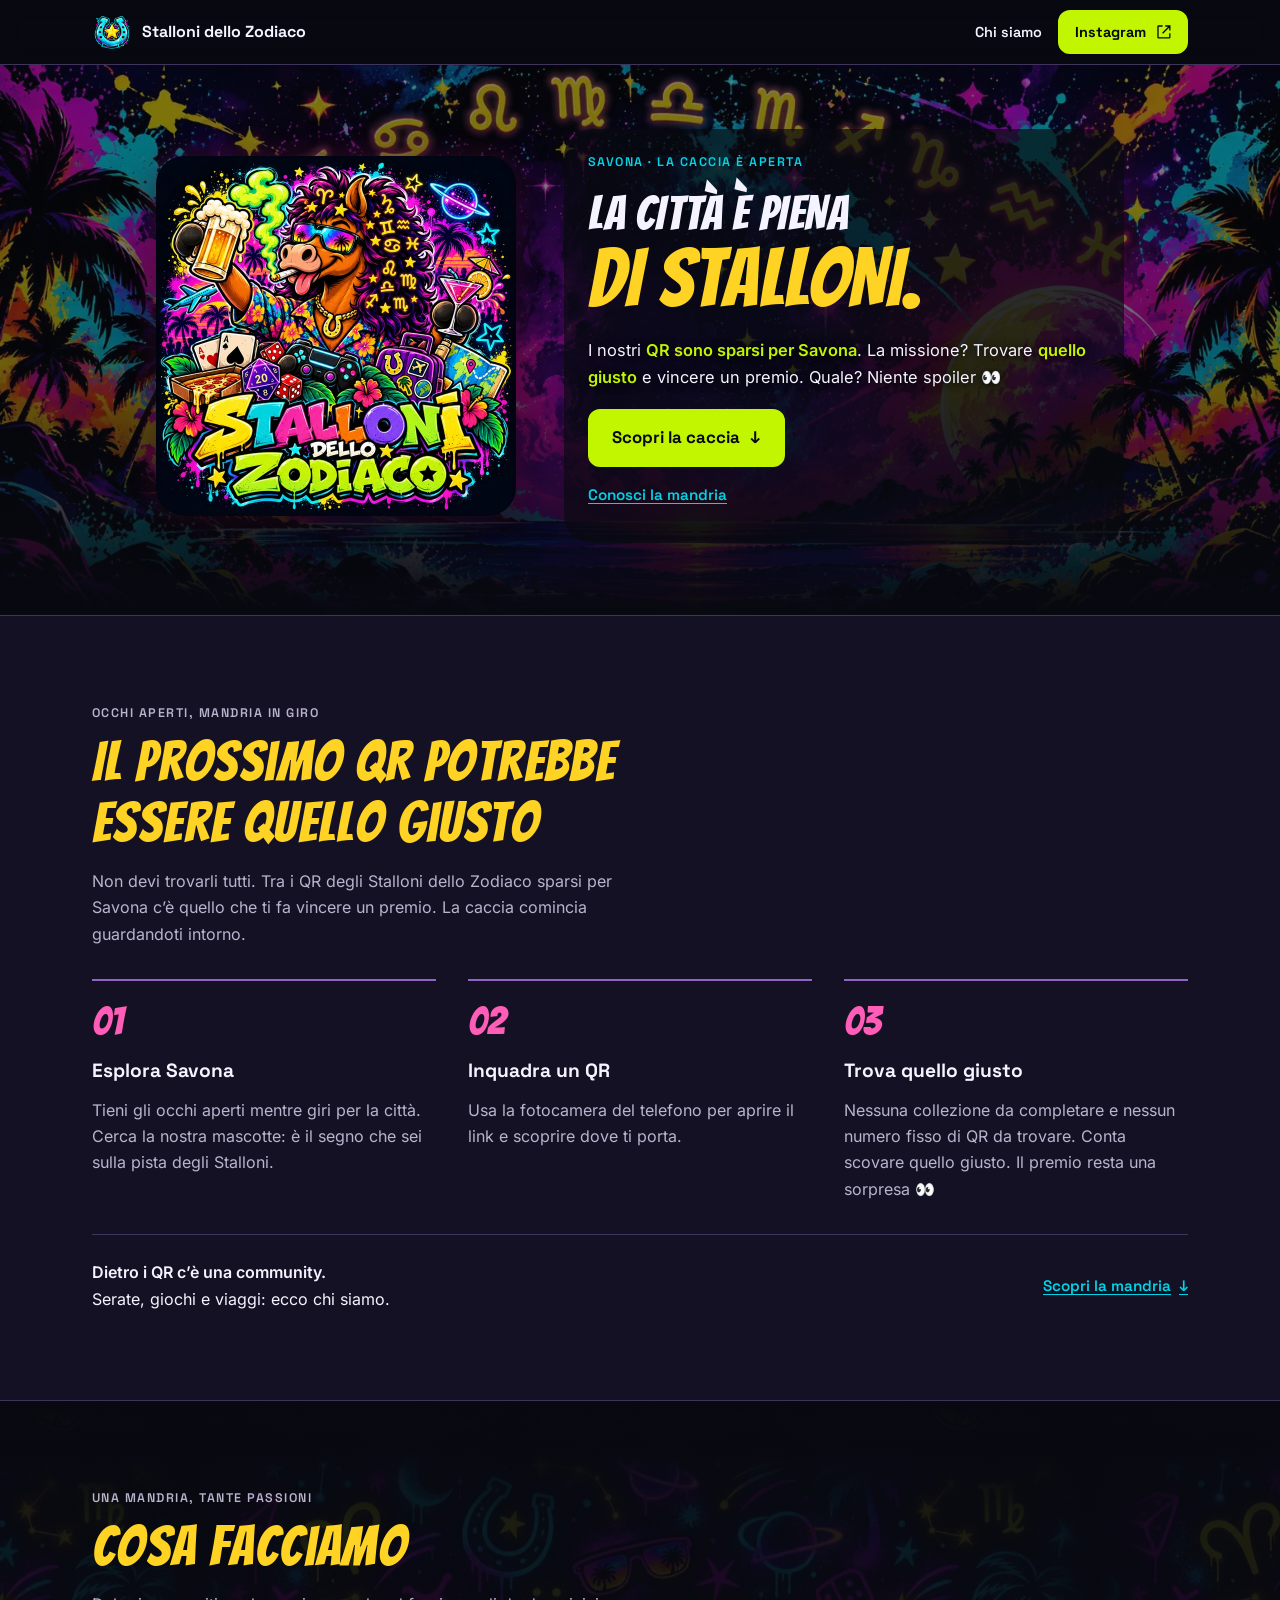
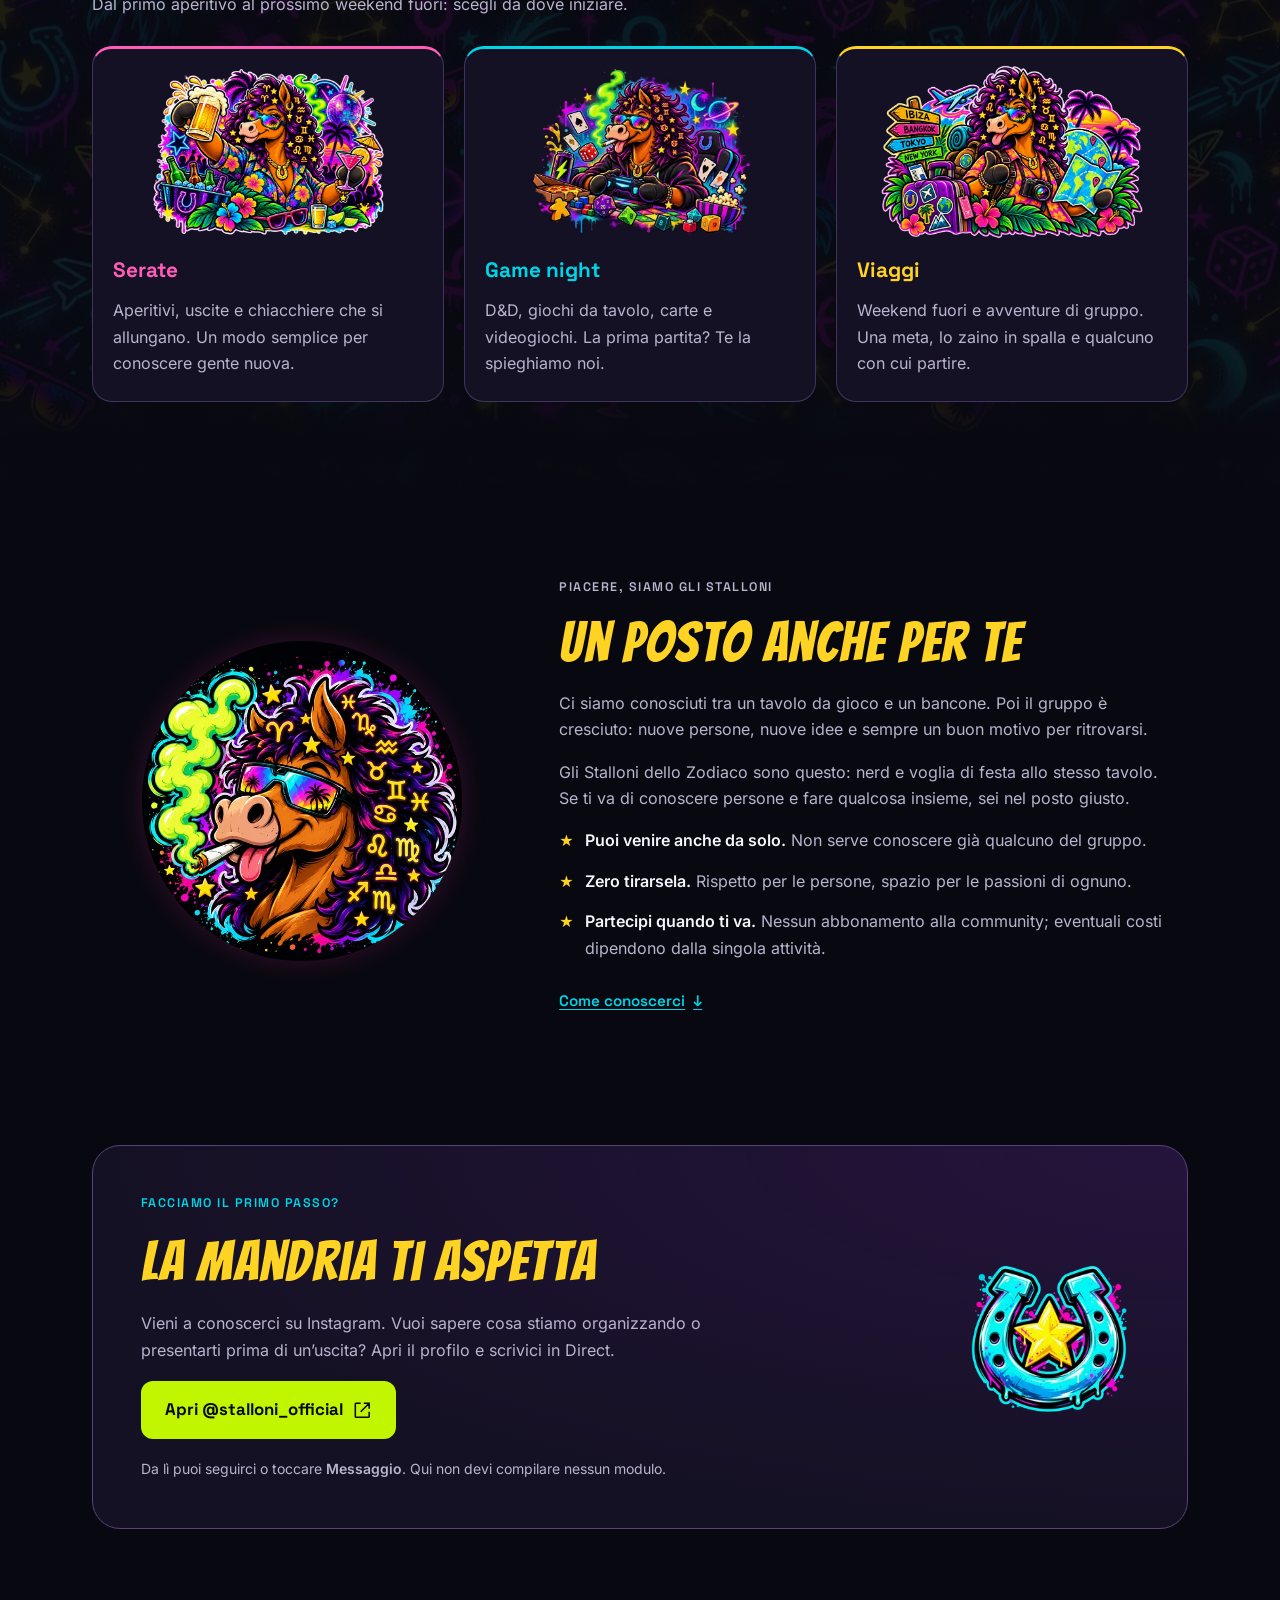
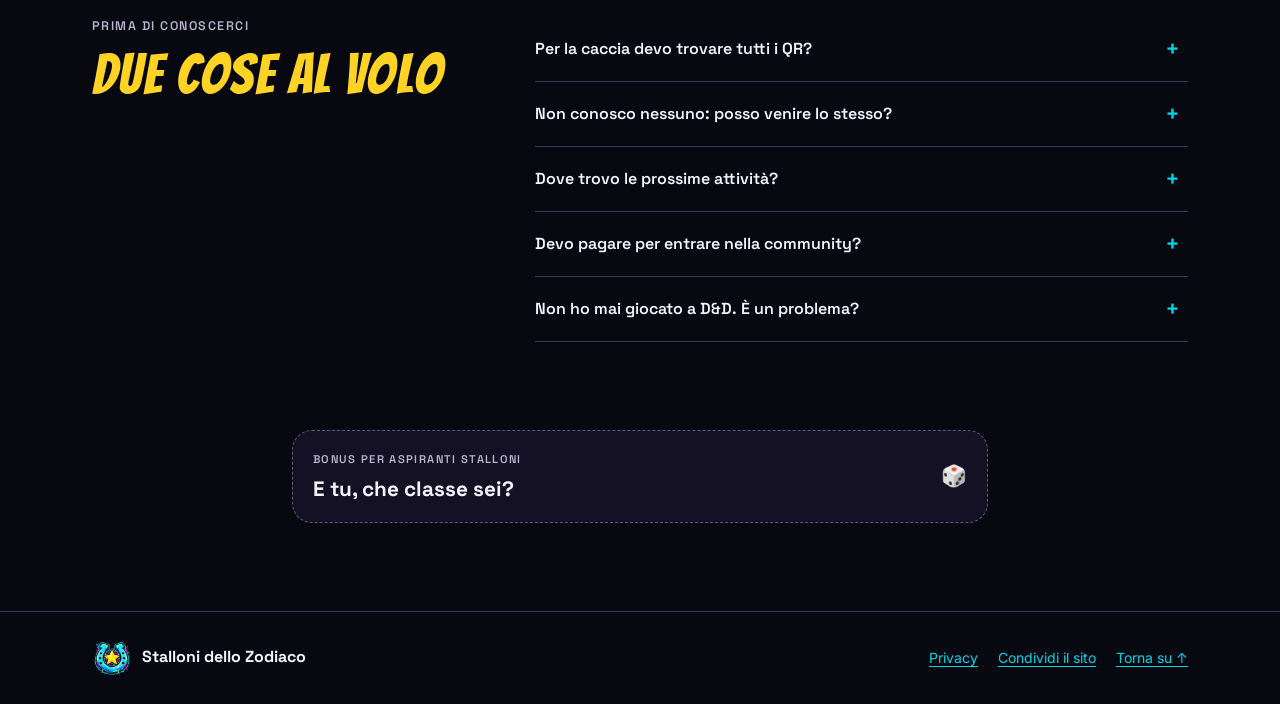
<file: landing/index.html>
<!doctype html>
<!-- Generato da render-site.py; modificare site-source/ e landing/components/. -->
<html lang="it">
<head>
  <meta charset="utf-8">
  <meta name="viewport" content="width=device-width, initial-scale=1, viewport-fit=cover">
  <title>La caccia è aperta · Stalloni dello Zodiaco</title>
  <meta name="description" content="QR sparsi per Savona, una mandria da scoprire e un premio per chi trova quello giusto. Non devi trovarli tutti. Il premio? Sorpresa 👀">
  <meta name="theme-color" content="#080910">
  <link rel="canonical" href="https://frappaf.github.io/stalloni-dello-zodiaco/">
  <meta property="og:title" content="La caccia è aperta · Stalloni dello Zodiaco">
  <meta property="og:description" content="QR sparsi per Savona, una mandria da scoprire e un premio per chi trova quello giusto. Non devi trovarli tutti. Il premio? Sorpresa 👀">
  <meta property="og:image" content="https://frappaf.github.io/stalloni-dello-zodiaco/assets/og.jpg">
  <meta property="og:image:alt" content="Stalloni dello Zodiaco, serate, giochi e viaggi">
  <meta property="og:url" content="https://frappaf.github.io/stalloni-dello-zodiaco/">
  <meta property="og:locale" content="it_IT">
  <meta property="og:type" content="website">
  <meta name="twitter:card" content="summary_large_image">
  <link rel="icon" type="image/png" href="assets/favicon.png">
  <link rel="apple-touch-icon" href="assets/apple-touch-icon.png">
  <link rel="preload" as="font" type="font/woff2" href="assets/fonts/bangers-latin-400-normal.woff2" crossorigin>
  <link rel="preload" as="image" href="assets/brand/logo-completo.webp">
  <link rel="stylesheet" href="style.css?v=2fa4245e1762">
  <script src="modules/community.js?v=fa4645176e20" defer></script>

</head>
<body>
<a class="skip-link" href="#top">Vai al contenuto</a>
  <header class="site-header">
    <div class="container header-inner">
      <a class="brand" href="#top" aria-label="Stalloni dello Zodiaco, torna all'inizio"><img src="assets/brand/simbolo-stalloni.webp" width="40" height="40" alt=""><span>Stalloni dello Zodiaco</span></a>
      <nav class="header-nav" aria-label="Navigazione principale">
        <a class="nav-link" href="#chi-siamo">Chi siamo</a>
        <a class="button button-primary button-small" href="https://www.instagram.com/stalloni_official/">Instagram <svg viewBox="0 0 24 24" fill="none" stroke="currentColor" stroke-width="2" aria-hidden="true"><path d="M14 3h7v7M21 3 10 14M10 3H4a1 1 0 0 0-1 1v16a1 1 0 0 0 1 1h16a1 1 0 0 0 1-1v-6"/></svg></a>
      </nav>
    </div>
  </header>

<main id="top" tabindex="-1">
<section class="hero" aria-labelledby="hero-title">
  <div class="container hero-inner">
    <img class="hero-logo" src="assets/brand/logo-completo.webp" width="720" height="720" fetchpriority="high" alt="Stalloni dello Zodiaco: la mascotte con la criniera zodiacale">
    <div class="hero-copy">
      <p class="eyebrow">Savona · La caccia è aperta</p>
      <h1 class="headline" id="hero-title"><span class="line">La città è piena</span><span class="line big home-accent"><span class="title-word">di</span> <span class="title-word">Stalloni.</span></span></h1>
      <p class="hero-sub">I nostri <strong>QR sono sparsi per Savona</strong>. La missione? Trovare <strong>quello giusto</strong> e vincere un premio. Quale? Niente spoiler 👀</p>
      <div class="hero-actions"><a class="button button-primary button-large" href="#caccia">Scopri la caccia <span aria-hidden="true">↓</span></a><a class="text-link" href="#mandria">Conosci la mandria</a></div>
    </div>
  </div>
</section>
<section class="section hunt" id="caccia" aria-labelledby="hunt-title">
  <div class="container">
    <p class="eyebrow">Occhi aperti, mandria in giro</p>
    <h2 class="section-title" id="hunt-title">Il prossimo QR potrebbe essere quello giusto</h2>
    <p class="section-intro">Non devi trovarli tutti. Tra i QR degli Stalloni dello Zodiaco sparsi per Savona c’è quello che ti fa vincere un premio. La caccia comincia guardandoti intorno.</p>
    <ol class="hunt-steps">
      <li><span class="step-number" aria-hidden="true">01</span><h3>Esplora Savona</h3><p>Tieni gli occhi aperti mentre giri per la città. Cerca la nostra mascotte: è il segno che sei sulla pista degli Stalloni.</p></li>
      <li><span class="step-number" aria-hidden="true">02</span><h3>Inquadra un QR</h3><p>Usa la fotocamera del telefono per aprire il link e scoprire dove ti porta.</p></li>
      <li><span class="step-number" aria-hidden="true">03</span><h3>Trova quello giusto</h3><p>Nessuna collezione da completare e nessun numero fisso di QR da trovare. Conta scovare quello giusto. Il premio resta una sorpresa 👀</p></li>
    </ol>
    <div class="hunt-note"><p><strong>Dietro i QR c’è una community.</strong><br>Serate, giochi e viaggi: ecco chi siamo.</p><a class="text-link" href="#attivita">Scopri la mandria <span aria-hidden="true">↓</span></a></div>
  </div>
</section>
    <section class="section activities" id="attivita" aria-labelledby="attivita-title">
      <div class="container">
        <p class="eyebrow">Una mandria, tante passioni</p>
        <h2 class="section-title" id="attivita-title">Cosa facciamo</h2>
        <p class="section-intro">Dal primo aperitivo al prossimo weekend fuori: scegli da dove iniziare.</p>
        <div class="cards">
          <article class="card card-pink"><div class="card-art"><img src="assets/illustrations/serate.webp" width="800" height="533" loading="lazy" alt="La mascotte della community a una festa tropicale"></div><h3>Serate</h3><p>Aperitivi, uscite e chiacchiere che si allungano. Un modo semplice per conoscere gente nuova.</p></article>
          <article class="card card-cyan"><div class="card-art"><img src="assets/illustrations/game-night.webp" width="800" height="533" loading="lazy" alt="La mascotte con controller, dadi, carte e pizza"></div><h3>Game night</h3><p>D&amp;D, giochi da tavolo, carte e videogiochi. La prima partita? Te la spieghiamo noi.</p></article>
          <article class="card card-yellow"><div class="card-art"><img src="assets/illustrations/viaggi.webp" width="800" height="533" loading="lazy" alt="La mascotte pronta a partire con zaino, valigia e mappa"></div><h3>Viaggi</h3><p>Weekend fuori e avventure di gruppo. Una meta, lo zaino in spalla e qualcuno con cui partire.</p></article>
        </div>
      </div>
    </section>
    <section class="section about" id="chi-siamo" aria-labelledby="chi-siamo-title">
      <div class="container about-inner">
        <img class="about-mascot" src="assets/brand/logo-mascotte.webp" width="600" height="600" loading="lazy" alt="La mascotte degli Stalloni con occhiali da sole e criniera zodiacale">
        <div class="about-copy">
          <p class="eyebrow">Piacere, siamo gli Stalloni</p>
          <h2 class="section-title" id="chi-siamo-title">Un posto anche per te</h2>
          <p>Ci siamo conosciuti tra un tavolo da gioco e un bancone. Poi il gruppo è cresciuto: nuove persone, nuove idee e sempre un buon motivo per ritrovarsi.</p>
          <p>Gli Stalloni dello Zodiaco sono questo: nerd e voglia di festa allo stesso tavolo. Se ti va di conoscere persone e fare qualcosa insieme, sei nel posto giusto.</p>
          <ul class="values">
            <li><strong>Puoi venire anche da solo.</strong> Non serve conoscere già qualcuno del gruppo.</li>
            <li><strong>Zero tirarsela.</strong> Rispetto per le persone, spazio per le passioni di ognuno.</li>
            <li><strong>Partecipi quando ti va.</strong> Nessun abbonamento alla community; eventuali costi dipendono dalla singola attività.</li>
          </ul>
          <a class="text-link" href="#mandria">Come conoscerci <span aria-hidden="true">↓</span></a>
        </div>
      </div>
    </section>
    <section class="section join-section" id="mandria" aria-labelledby="mandria-title">
      <div class="container"><div class="panel join-panel"><div class="join-copy">
        <p class="eyebrow">Facciamo il primo passo?</p>
        <h2 class="section-title" id="mandria-title">La mandria ti aspetta</h2>
        <p class="lead">Vieni a conoscerci su Instagram. Vuoi sapere cosa stiamo organizzando o presentarti prima di un’uscita? Apri il profilo e scrivici in Direct.</p>
        <a class="button button-primary button-large" href="https://www.instagram.com/stalloni_official/">Apri @stalloni_official <svg viewBox="0 0 24 24" fill="none" stroke="currentColor" stroke-width="2" aria-hidden="true"><path d="M14 3h7v7M21 3 10 14M10 3H4a1 1 0 0 0-1 1v16a1 1 0 0 0 1 1h16a1 1 0 0 0 1-1v-6"/></svg></a>
        <p class="join-note">Da lì puoi seguirci o toccare <strong>Messaggio</strong>. Qui non devi compilare nessun modulo.</p>
      </div><img class="join-mascot" src="assets/brand/simbolo-stalloni.webp" width="240" height="240" loading="lazy" alt=""></div></div>
    </section>
    <section class="section faq" aria-labelledby="faq-title">
      <div class="container faq-inner"><div><p class="eyebrow">Prima di conoscerci</p><h2 class="section-title" id="faq-title">Due cose al volo</h2></div>
        <div class="faq-list">
          <details><summary>Per la caccia devo trovare tutti i QR?</summary><p>No. Non c’è un numero fisso di QR da trovare: devi scovare quello giusto tra quelli sparsi per Savona. Il premio resta una sorpresa 👀</p></details>
          <details><summary>Non conosco nessuno: posso venire lo stesso?</summary><p>Certo. Scrivici su Instagram e presentati: non serve avere già amici nella mandria per partecipare.</p></details>
          <details><summary>Dove trovo le prossime attività?</summary><p>Il nostro punto di contatto è <a href="https://www.instagram.com/stalloni_official/">@stalloni_official su Instagram</a>. Scrivici in Direct per conoscere le prossime occasioni e i dettagli per partecipare.</p></details>
          <details><summary>Devo pagare per entrare nella community?</summary><p>Non c’è un abbonamento alla community. Uscite, locali e viaggi possono avere costi propri: chiedici i dettagli della singola attività prima di decidere.</p></details>
          <details><summary>Non ho mai giocato a D&amp;D. È un problema?</summary><p>No: puoi iniziare da zero. Dicci cosa ti incuriosisce e troviamo insieme da quale gioco partire.</p></details>
        </div>
      </div>
    </section>
    <section class="section character-section" id="classe" aria-labelledby="classe-title" hidden>
      <div class="container narrow"><details class="character-picker">
        <summary><span><span class="eyebrow">Bonus per aspiranti Stalloni</span><span id="classe-title">E tu, che classe sei?</span></span><span aria-hidden="true">🎲</span></summary>
        <div class="character-content"><p>Scegli il tuo alter ego. Nessun test d’ingresso: è solo per ridere.</p>
          <fieldset class="field personaggi"><legend class="sr-only">Scegli una classe</legend><div class="chips" id="chips"></div></fieldset>
          <p class="verdict" id="verdict" aria-live="polite" aria-atomic="true">La tua abilità speciale ti aspetta.</p>
          <p class="join-note">La scelta resta in questa pagina e non viene inviata né salvata.</p>
        </div>
      </details></div>
    </section>

</main>
  <footer class="site-footer">
    <div class="container footer-inner"><a class="brand footer-brand" href="#top"><img src="assets/brand/simbolo-stalloni.webp" width="40" height="40" alt=""><span>Stalloni dello Zodiaco</span></a><nav class="footer-nav" aria-label="Altri collegamenti"><a href="privacy.html">Privacy</a><button type="button" id="shareBtn" hidden>Condividi il sito</button><a href="#top">Torna su ↑</a></nav></div>
    <div class="container share-feedback"><p id="shareStatus" role="status"></p><label id="shareFallback" class="field" hidden><span class="label">Copia questo link per condividerlo</span><input id="shareUrl" type="text" readonly></label></div>
  </footer>

<canvas class="confetti" id="confetti" aria-hidden="true"></canvas>
</body>
</html>
</file>
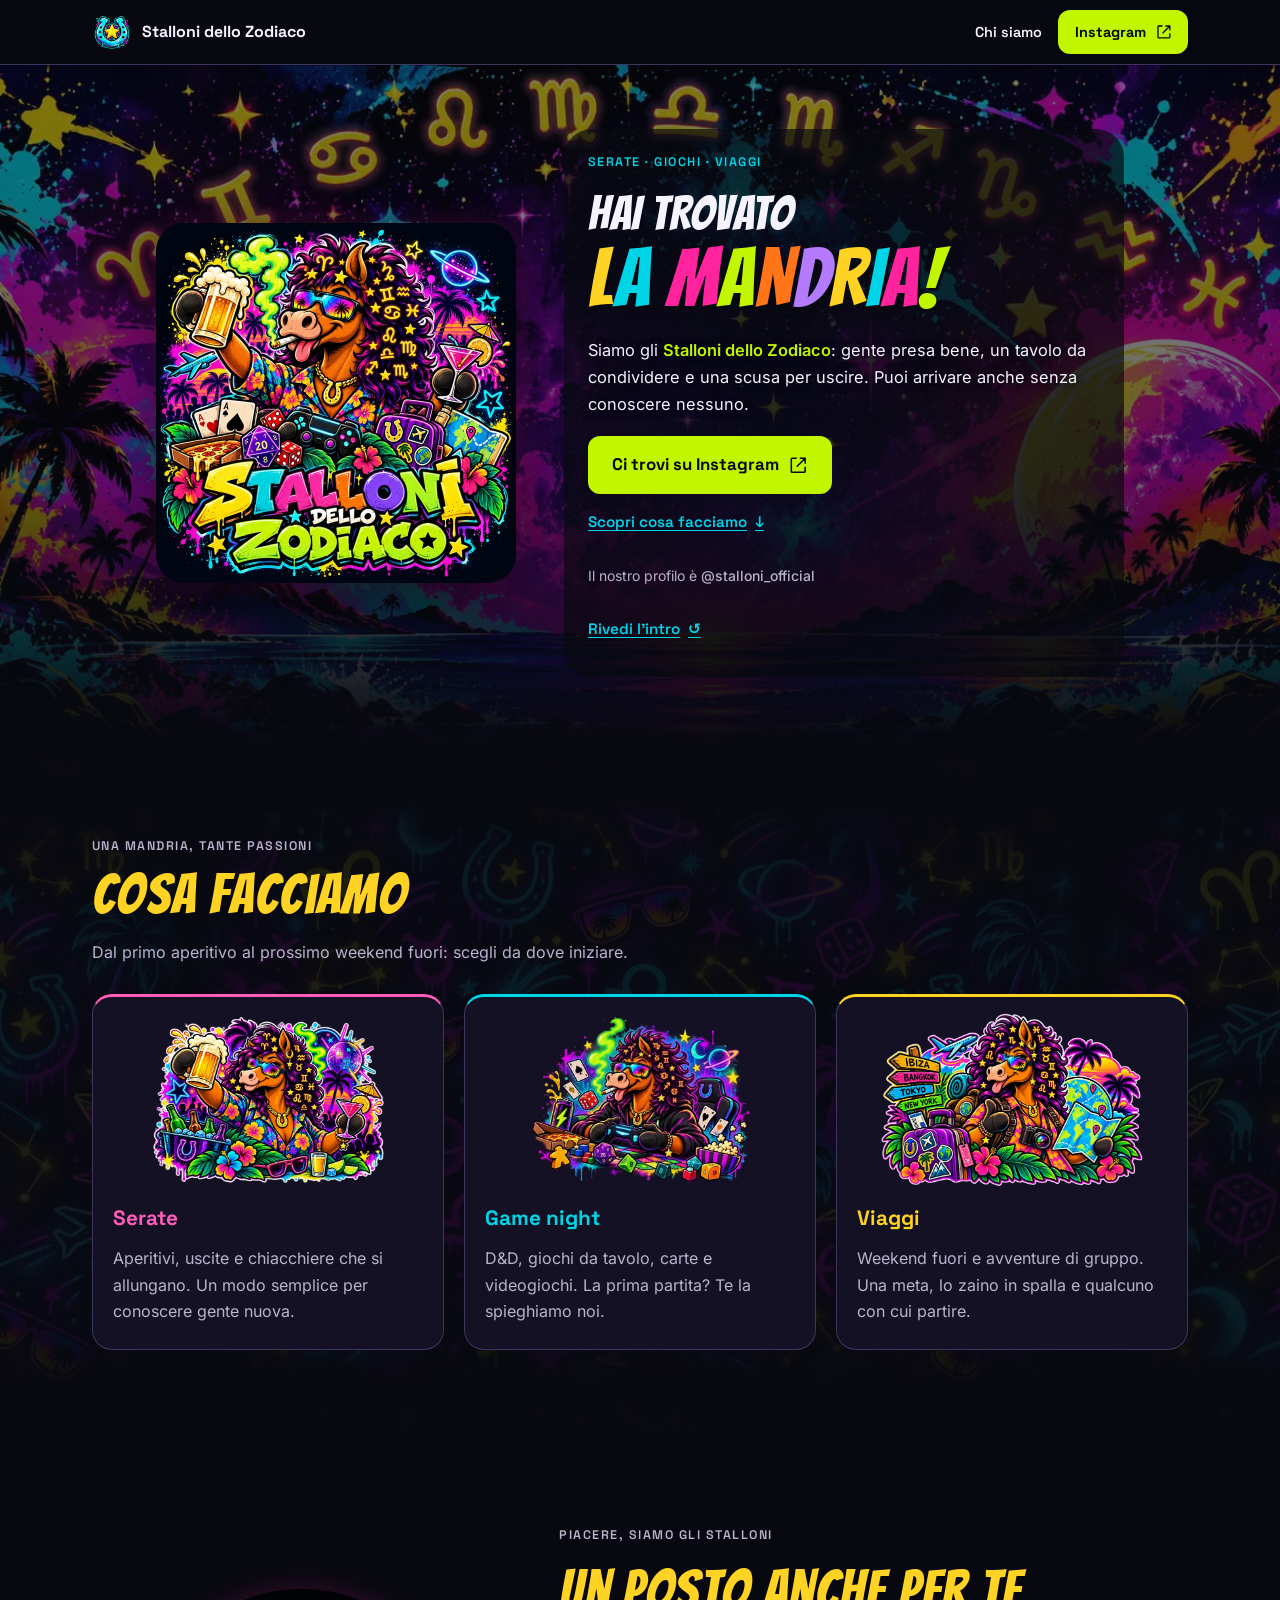
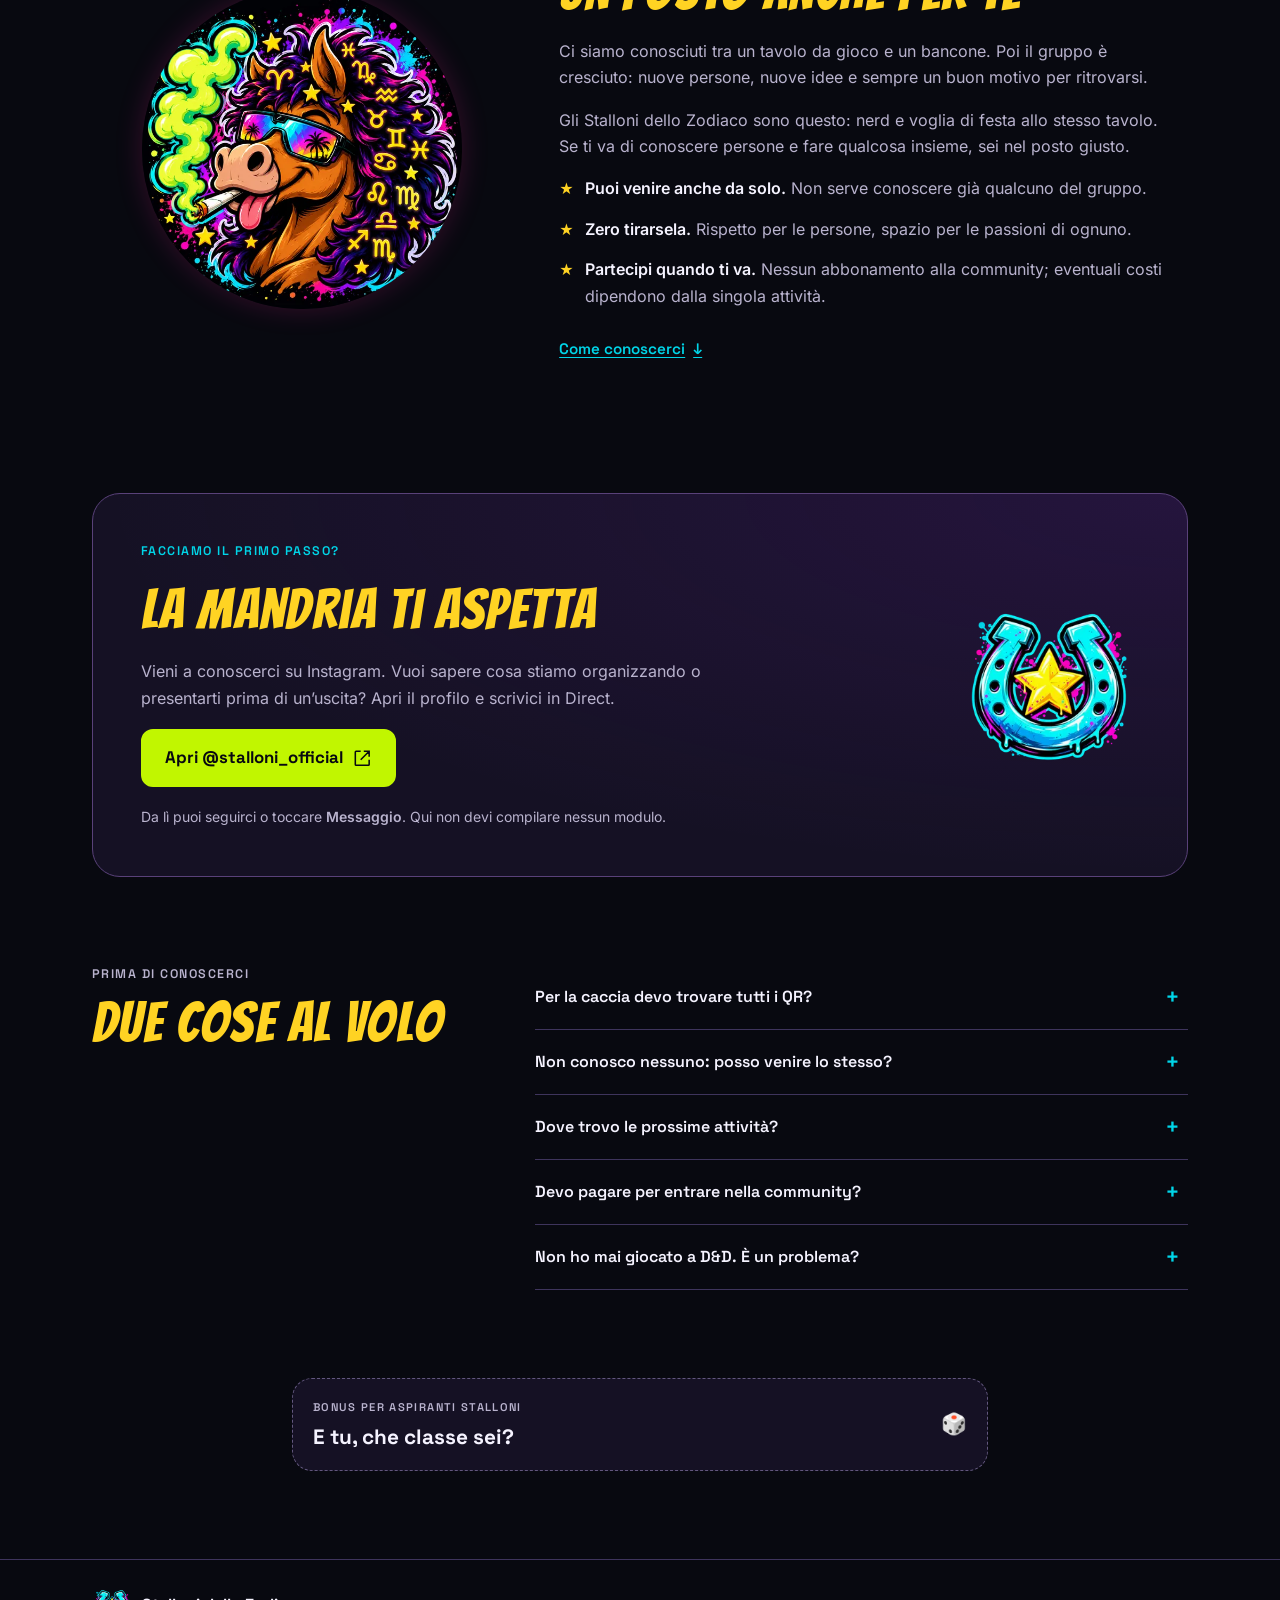
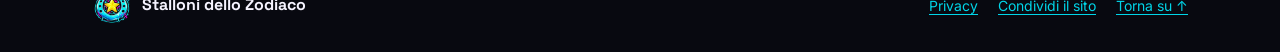
<file: landing/stallonati/index.html>
<!doctype html>
<!-- Generato da render-site.py; modificare site-source/ e landing/components/. -->
<html lang="it">
<head>
  <meta charset="utf-8">
  <meta name="viewport" content="width=device-width, initial-scale=1, viewport-fit=cover">
  <title>Hai trovato la mandria! · Stalloni dello Zodiaco</title>
  <meta name="description" content="Serate, giochi e viaggi con gli Stalloni dello Zodiaco. Scopri la community su Instagram: @stalloni_official.">
  <meta name="theme-color" content="#080910">
  <link rel="canonical" href="https://frappaf.github.io/stalloni-dello-zodiaco/stallonati/">
  <meta property="og:title" content="Hai trovato la mandria! · Stalloni dello Zodiaco">
  <meta property="og:description" content="Serate, giochi e viaggi con gli Stalloni dello Zodiaco. Scopri la community su Instagram: @stalloni_official.">
  <meta property="og:image" content="https://frappaf.github.io/stalloni-dello-zodiaco/assets/og.jpg">
  <meta property="og:image:alt" content="Stalloni dello Zodiaco, serate, giochi e viaggi">
  <meta property="og:url" content="https://frappaf.github.io/stalloni-dello-zodiaco/stallonati/">
  <meta property="og:locale" content="it_IT">
  <meta property="og:type" content="website">
  <meta name="twitter:card" content="summary_large_image">
  <link rel="icon" type="image/png" href="../assets/favicon.png">
  <link rel="apple-touch-icon" href="../assets/apple-touch-icon.png">
  <link rel="preload" as="font" type="font/woff2" href="../assets/fonts/bangers-latin-400-normal.woff2" crossorigin>
  <link rel="preload" as="image" href="../assets/brand/logo-completo.webp">
  <link rel="stylesheet" href="../style.css?v=2fa4245e1762">
  <script src="../modules/community.js?v=fa4645176e20" defer></script>
  <script src="../modules/qr-intro.js?v=4f3996e050dd" defer></script>
</head>
<body>
<a class="skip-link" href="#top">Vai al contenuto</a>
  <div class="intro" id="intro" hidden>
    <p class="intro-topline" aria-hidden="true">Savona · Stalloni dello Zodiaco</p>
    <div class="intro-scene" aria-hidden="true">
      <div class="intro-grid"></div>
      <div class="intro-halo"></div>
      <div class="intro-zodiac">
        <span style="--n:0">♈</span><span style="--n:1">♉</span><span style="--n:2">♊</span><span style="--n:3">♋</span><span style="--n:4">♌</span><span style="--n:5">♍</span><span style="--n:6">♎</span><span style="--n:7">♏</span><span style="--n:8">♐</span><span style="--n:9">♑</span><span style="--n:10">♒</span><span style="--n:11">♓</span>
      </div>
      <div class="intro-composition">
        <div class="intro-emblem"><img class="intro-logo" src="../assets/brand/logo-completo.webp" width="320" height="320" alt=""></div>
        <div class="stamp"><span class="stamp-kicker">Sei stato</span><span class="stamp-word">Stallonato</span></div>
        <p class="intro-tagline">Benvenuto nella mandria.</p>
      </div>
    </div>
    <button class="intro-skip" id="introSkip" type="button">Salta intro <span aria-hidden="true">→</span></button>
  </div>
  <header class="site-header">
    <div class="container header-inner">
      <a class="brand" href="#top" aria-label="Stalloni dello Zodiaco, torna all'inizio"><img src="../assets/brand/simbolo-stalloni.webp" width="40" height="40" alt=""><span>Stalloni dello Zodiaco</span></a>
      <nav class="header-nav" aria-label="Navigazione principale">
        <a class="nav-link" href="#chi-siamo">Chi siamo</a>
        <a class="button button-primary button-small" href="https://www.instagram.com/stalloni_official/">Instagram <svg viewBox="0 0 24 24" fill="none" stroke="currentColor" stroke-width="2" aria-hidden="true"><path d="M14 3h7v7M21 3 10 14M10 3H4a1 1 0 0 0-1 1v16a1 1 0 0 0 1 1h16a1 1 0 0 0 1-1v-6"/></svg></a>
      </nav>
    </div>
  </header>

<main id="top" tabindex="-1">
    <section class="hero" aria-labelledby="hero-title">
      <div class="container hero-inner">
        <img class="hero-logo" src="../assets/brand/logo-completo.webp" width="720" height="720" fetchpriority="high" alt="Stalloni dello Zodiaco: la nostra mascotte con la criniera zodiacale">
        <div class="hero-copy">
          <p class="eyebrow">Serate · Giochi · Viaggi</p>
          <h1 class="headline" id="hero-title" aria-label="Hai trovato la mandria!"><span class="line">Hai trovato</span><span class="line big" id="headline-accent">la mandria!</span></h1>
          <p class="hero-sub">Siamo gli <strong>Stalloni dello Zodiaco</strong>: gente presa bene, un tavolo da condividere e una scusa per uscire. Puoi arrivare anche senza conoscere nessuno.</p>
          <div class="hero-actions"><a class="button button-primary button-large" href="https://www.instagram.com/stalloni_official/">Ci trovi su Instagram <svg viewBox="0 0 24 24" fill="none" stroke="currentColor" stroke-width="2" aria-hidden="true"><path d="M14 3h7v7M21 3 10 14M10 3H4a1 1 0 0 0-1 1v16a1 1 0 0 0 1 1h16a1 1 0 0 0 1-1v-6"/></svg></a><a class="text-link" href="#attivita">Scopri cosa facciamo <span aria-hidden="true">↓</span></a></div>
          <p class="hero-note">Il nostro profilo è <strong>@stalloni_official</strong></p>
          <button class="text-link intro-replay" id="introReplay" type="button" hidden>Rivedi l’intro <span aria-hidden="true">↺</span></button>
        </div>
      </div>
    </section>    <section class="section activities" id="attivita" aria-labelledby="attivita-title">
      <div class="container">
        <p class="eyebrow">Una mandria, tante passioni</p>
        <h2 class="section-title" id="attivita-title">Cosa facciamo</h2>
        <p class="section-intro">Dal primo aperitivo al prossimo weekend fuori: scegli da dove iniziare.</p>
        <div class="cards">
          <article class="card card-pink"><div class="card-art"><img src="../assets/illustrations/serate.webp" width="800" height="533" loading="lazy" alt="La mascotte della community a una festa tropicale"></div><h3>Serate</h3><p>Aperitivi, uscite e chiacchiere che si allungano. Un modo semplice per conoscere gente nuova.</p></article>
          <article class="card card-cyan"><div class="card-art"><img src="../assets/illustrations/game-night.webp" width="800" height="533" loading="lazy" alt="La mascotte con controller, dadi, carte e pizza"></div><h3>Game night</h3><p>D&amp;D, giochi da tavolo, carte e videogiochi. La prima partita? Te la spieghiamo noi.</p></article>
          <article class="card card-yellow"><div class="card-art"><img src="../assets/illustrations/viaggi.webp" width="800" height="533" loading="lazy" alt="La mascotte pronta a partire con zaino, valigia e mappa"></div><h3>Viaggi</h3><p>Weekend fuori e avventure di gruppo. Una meta, lo zaino in spalla e qualcuno con cui partire.</p></article>
        </div>
      </div>
    </section>
    <section class="section about" id="chi-siamo" aria-labelledby="chi-siamo-title">
      <div class="container about-inner">
        <img class="about-mascot" src="../assets/brand/logo-mascotte.webp" width="600" height="600" loading="lazy" alt="La mascotte degli Stalloni con occhiali da sole e criniera zodiacale">
        <div class="about-copy">
          <p class="eyebrow">Piacere, siamo gli Stalloni</p>
          <h2 class="section-title" id="chi-siamo-title">Un posto anche per te</h2>
          <p>Ci siamo conosciuti tra un tavolo da gioco e un bancone. Poi il gruppo è cresciuto: nuove persone, nuove idee e sempre un buon motivo per ritrovarsi.</p>
          <p>Gli Stalloni dello Zodiaco sono questo: nerd e voglia di festa allo stesso tavolo. Se ti va di conoscere persone e fare qualcosa insieme, sei nel posto giusto.</p>
          <ul class="values">
            <li><strong>Puoi venire anche da solo.</strong> Non serve conoscere già qualcuno del gruppo.</li>
            <li><strong>Zero tirarsela.</strong> Rispetto per le persone, spazio per le passioni di ognuno.</li>
            <li><strong>Partecipi quando ti va.</strong> Nessun abbonamento alla community; eventuali costi dipendono dalla singola attività.</li>
          </ul>
          <a class="text-link" href="#mandria">Come conoscerci <span aria-hidden="true">↓</span></a>
        </div>
      </div>
    </section>
    <section class="section join-section" id="mandria" aria-labelledby="mandria-title">
      <div class="container"><div class="panel join-panel"><div class="join-copy">
        <p class="eyebrow">Facciamo il primo passo?</p>
        <h2 class="section-title" id="mandria-title">La mandria ti aspetta</h2>
        <p class="lead">Vieni a conoscerci su Instagram. Vuoi sapere cosa stiamo organizzando o presentarti prima di un’uscita? Apri il profilo e scrivici in Direct.</p>
        <a class="button button-primary button-large" href="https://www.instagram.com/stalloni_official/">Apri @stalloni_official <svg viewBox="0 0 24 24" fill="none" stroke="currentColor" stroke-width="2" aria-hidden="true"><path d="M14 3h7v7M21 3 10 14M10 3H4a1 1 0 0 0-1 1v16a1 1 0 0 0 1 1h16a1 1 0 0 0 1-1v-6"/></svg></a>
        <p class="join-note">Da lì puoi seguirci o toccare <strong>Messaggio</strong>. Qui non devi compilare nessun modulo.</p>
      </div><img class="join-mascot" src="../assets/brand/simbolo-stalloni.webp" width="240" height="240" loading="lazy" alt=""></div></div>
    </section>
    <section class="section faq" aria-labelledby="faq-title">
      <div class="container faq-inner"><div><p class="eyebrow">Prima di conoscerci</p><h2 class="section-title" id="faq-title">Due cose al volo</h2></div>
        <div class="faq-list">
          <details><summary>Per la caccia devo trovare tutti i QR?</summary><p>No. Non c’è un numero fisso di QR da trovare: devi scovare quello giusto tra quelli sparsi per Savona. Il premio resta una sorpresa 👀</p></details>
          <details><summary>Non conosco nessuno: posso venire lo stesso?</summary><p>Certo. Scrivici su Instagram e presentati: non serve avere già amici nella mandria per partecipare.</p></details>
          <details><summary>Dove trovo le prossime attività?</summary><p>Il nostro punto di contatto è <a href="https://www.instagram.com/stalloni_official/">@stalloni_official su Instagram</a>. Scrivici in Direct per conoscere le prossime occasioni e i dettagli per partecipare.</p></details>
          <details><summary>Devo pagare per entrare nella community?</summary><p>Non c’è un abbonamento alla community. Uscite, locali e viaggi possono avere costi propri: chiedici i dettagli della singola attività prima di decidere.</p></details>
          <details><summary>Non ho mai giocato a D&amp;D. È un problema?</summary><p>No: puoi iniziare da zero. Dicci cosa ti incuriosisce e troviamo insieme da quale gioco partire.</p></details>
        </div>
      </div>
    </section>
    <section class="section character-section" id="classe" aria-labelledby="classe-title" hidden>
      <div class="container narrow"><details class="character-picker">
        <summary><span><span class="eyebrow">Bonus per aspiranti Stalloni</span><span id="classe-title">E tu, che classe sei?</span></span><span aria-hidden="true">🎲</span></summary>
        <div class="character-content"><p>Scegli il tuo alter ego. Nessun test d’ingresso: è solo per ridere.</p>
          <fieldset class="field personaggi"><legend class="sr-only">Scegli una classe</legend><div class="chips" id="chips"></div></fieldset>
          <p class="verdict" id="verdict" aria-live="polite" aria-atomic="true">La tua abilità speciale ti aspetta.</p>
          <p class="join-note">La scelta resta in questa pagina e non viene inviata né salvata.</p>
        </div>
      </details></div>
    </section>

</main>
  <footer class="site-footer">
    <div class="container footer-inner"><a class="brand footer-brand" href="#top"><img src="../assets/brand/simbolo-stalloni.webp" width="40" height="40" alt=""><span>Stalloni dello Zodiaco</span></a><nav class="footer-nav" aria-label="Altri collegamenti"><a href="../privacy.html">Privacy</a><button type="button" id="shareBtn" hidden>Condividi il sito</button><a href="#top">Torna su ↑</a></nav></div>
    <div class="container share-feedback"><p id="shareStatus" role="status"></p><label id="shareFallback" class="field" hidden><span class="label">Copia questo link per condividerlo</span><input id="shareUrl" type="text" readonly></label></div>
  </footer>

<canvas class="confetti" id="confetti" aria-hidden="true"></canvas>
</body>
</html>
</file>
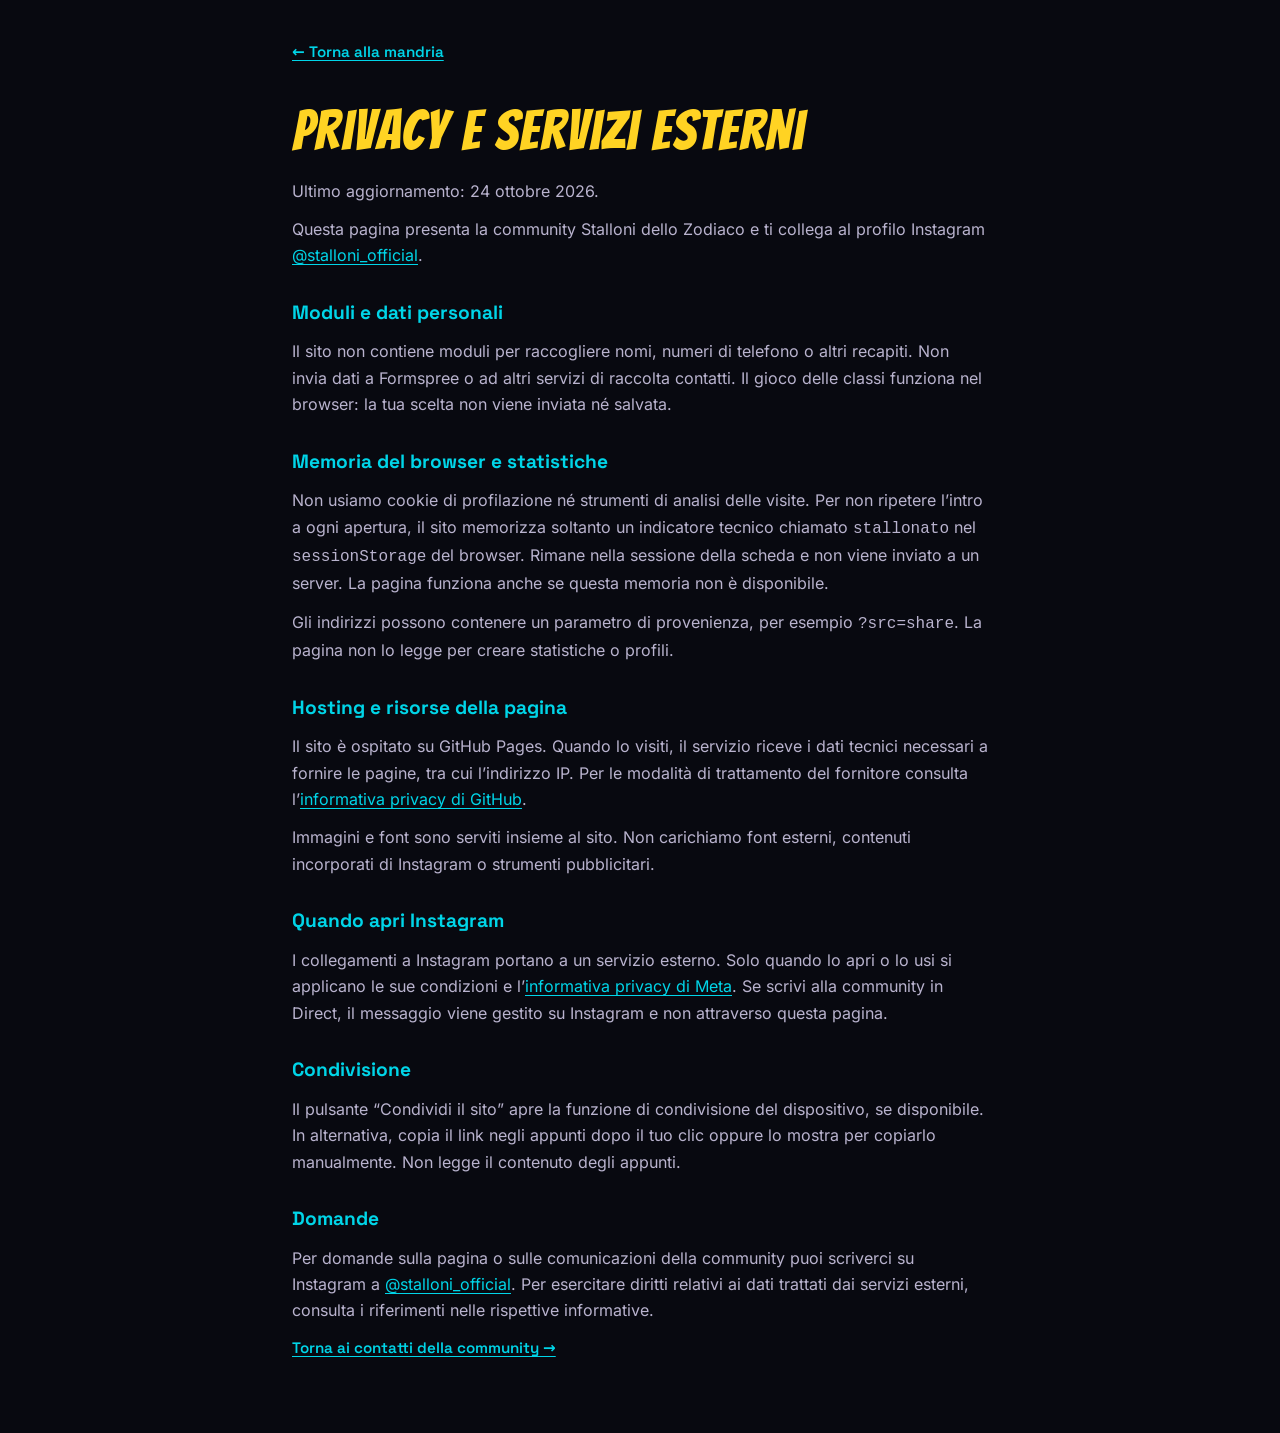
<file: landing/privacy.html>
<!doctype html>
<html lang="it">
<head>
  <meta charset="utf-8">
  <meta name="viewport" content="width=device-width, initial-scale=1, viewport-fit=cover">
  <title>Privacy e servizi esterni · Stalloni dello Zodiaco</title>
  <meta name="description" content="Come funziona la privacy di questa pagina: nessun modulo contatti, font locali e collegamenti esterni a Instagram.">
  <meta name="theme-color" content="#080910">
  <meta name="robots" content="noindex">
  <link rel="icon" type="image/png" href="assets/favicon.png">
  <link rel="stylesheet" href="style.css?v=2fa4245e1762">
</head>
<body>
  <main class="container legal">
    <a class="text-link" href="./">← Torna alla mandria</a>
    <h1 class="section-title">Privacy e servizi esterni</h1>
    <p>Ultimo aggiornamento: <time datetime="2026-10-24">24 ottobre 2026</time>.</p>
    <p>Questa pagina presenta la community Stalloni dello Zodiaco e ti collega al profilo Instagram <a href="https://www.instagram.com/stalloni_official/">@stalloni_official</a>.</p>
    <h2>Moduli e dati personali</h2>
    <p>Il sito non contiene moduli per raccogliere nomi, numeri di telefono o altri recapiti. Non invia dati a Formspree o ad altri servizi di raccolta contatti. Il gioco delle classi funziona nel browser: la tua scelta non viene inviata né salvata.</p>
    <h2>Memoria del browser e statistiche</h2>
    <p>Non usiamo cookie di profilazione né strumenti di analisi delle visite. Per non ripetere l’intro a ogni apertura, il sito memorizza soltanto un indicatore tecnico chiamato <code>stallonato</code> nel <code>sessionStorage</code> del browser. Rimane nella sessione della scheda e non viene inviato a un server. La pagina funziona anche se questa memoria non è disponibile.</p>
    <p>Gli indirizzi possono contenere un parametro di provenienza, per esempio <code>?src=share</code>. La pagina non lo legge per creare statistiche o profili.</p>
    <h2>Hosting e risorse della pagina</h2>
    <p>Il sito è ospitato su GitHub Pages. Quando lo visiti, il servizio riceve i dati tecnici necessari a fornire le pagine, tra cui l’indirizzo IP. Per le modalità di trattamento del fornitore consulta l’<a href="https://docs.github.com/en/site-policy/privacy-policies/github-general-privacy-statement">informativa privacy di GitHub</a>.</p>
    <p>Immagini e font sono serviti insieme al sito. Non carichiamo font esterni, contenuti incorporati di Instagram o strumenti pubblicitari.</p>
    <h2>Quando apri Instagram</h2>
    <p>I collegamenti a Instagram portano a un servizio esterno. Solo quando lo apri o lo usi si applicano le sue condizioni e l’<a href="https://privacycenter.instagram.com/policy/">informativa privacy di Meta</a>. Se scrivi alla community in Direct, il messaggio viene gestito su Instagram e non attraverso questa pagina.</p>
    <h2>Condivisione</h2>
    <p>Il pulsante “Condividi il sito” apre la funzione di condivisione del dispositivo, se disponibile. In alternativa, copia il link negli appunti dopo il tuo clic oppure lo mostra per copiarlo manualmente. Non legge il contenuto degli appunti.</p>
    <h2>Domande</h2>
    <p>Per domande sulla pagina o sulle comunicazioni della community puoi scriverci su Instagram a <a href="https://www.instagram.com/stalloni_official/">@stalloni_official</a>. Per esercitare diritti relativi ai dati trattati dai servizi esterni, consulta i riferimenti nelle rispettive informative.</p>
    <a class="text-link" href="./#mandria">Torna ai contatti della community →</a>
  </main>
</body>
</html>
</file>
<file: landing/style.css>
/* Font locali: nessuna connessione a servizi di font esterni. Licenze in assets/fonts/. */
@font-face { font-family: Bangers; font-style: normal; font-weight: 400; font-display: swap; src: url("assets/fonts/bangers-latin-400-normal.woff2") format("woff2"); }
@font-face { font-family: Inter; font-style: normal; font-weight: 400; font-display: swap; src: url("assets/fonts/inter-latin-400-normal.woff2") format("woff2"); }
@font-face { font-family: Inter; font-style: normal; font-weight: 500; font-display: swap; src: url("assets/fonts/inter-latin-500-normal.woff2") format("woff2"); }
@font-face { font-family: Inter; font-style: normal; font-weight: 600; font-display: swap; src: url("assets/fonts/inter-latin-600-normal.woff2") format("woff2"); }
@font-face { font-family: "Space Grotesk"; font-style: normal; font-weight: 500; font-display: swap; src: url("assets/fonts/space-grotesk-latin-500-normal.woff2") format("woff2"); }
@font-face { font-family: "Space Grotesk"; font-style: normal; font-weight: 600; font-display: swap; src: url("assets/fonts/space-grotesk-latin-600-normal.woff2") format("woff2"); }
@font-face { font-family: "Space Grotesk"; font-style: normal; font-weight: 700; font-display: swap; src: url("assets/fonts/space-grotesk-latin-700-normal.woff2") format("woff2"); }
:root {
  color-scheme: dark;
  --color-bg: #080910;
  --color-surface: #151124;
  --color-surface-2: #1d1733;
  --color-line: #3e345c;
  --color-cyan: #00D5E8;
  --color-pink: #FF5DB7;
  --color-lime: #C1F600;
  --color-yellow: #FFD323;
  --color-text: #F5F3FF;
  --color-text-muted: #B9B3CE;
  --font-display: "Bangers", Impact, "Arial Black", sans-serif;
  --font-heading: "Space Grotesk", system-ui, sans-serif;
  --font-body: "Inter", system-ui, -apple-system, sans-serif;
  --radius-sm: 8px;
  --radius-md: 12px;
  --radius-lg: 20px;
  --radius-xl: 28px;
  --container-max: 1160px;
  --gutter: clamp(20px, 4vw, 32px);
  --section-space: clamp(3rem, 7vw, 5.5rem);
}
*, *::before, *::after { box-sizing: border-box; }
[hidden] { display: none !important; }
html { scroll-behavior: smooth; scroll-padding-top: calc(90px + env(safe-area-inset-top, 0px)); }
body { margin: 0; background: var(--color-bg); color: var(--color-text); font: 400 1rem/1.65 var(--font-body); -webkit-font-smoothing: antialiased; overflow-wrap: anywhere; }
img { max-width: 100%; height: auto; display: block; }
a { color: var(--color-cyan); text-underline-offset: .2em; }
button, input { font: inherit; }
h1, h2, h3 { margin: 0; text-wrap: balance; }
h2, h3 { font-family: var(--font-heading); font-weight: 700; }
p { margin: 0; }
:focus-visible { outline: 3px solid var(--color-cyan); outline-offset: 4px; }
main:focus { outline: none; }
.container { width: 100%; max-width: var(--container-max); margin: 0 auto; padding-inline: max(var(--gutter), env(safe-area-inset-left, 0px)) max(var(--gutter), env(safe-area-inset-right, 0px)); }
.container.narrow { max-width: 760px; }
.section { padding-block: var(--section-space); }
.section-title { font: 400 clamp(2.3rem, 5vw, 3.5rem)/1.1 var(--font-display); letter-spacing: .025em; color: var(--color-yellow); }
.eyebrow { font: 600 .78rem/1.5 var(--font-heading); letter-spacing: .12em; text-transform: uppercase; color: var(--color-text-muted); margin-bottom: 8px; }
.section-intro { max-width: 58ch; margin-top: 14px; color: var(--color-text-muted); }
.sr-only { position: absolute; width: 1px; height: 1px; overflow: hidden; clip-path: inset(50%); white-space: nowrap; }
.skip-link { position: fixed; top: 10px; left: 10px; z-index: 100; padding: 12px 18px; color: var(--color-bg); background: var(--color-lime); border-radius: var(--radius-sm); transform: translateY(-160%); }
.skip-link:focus { transform: none; }
.button { max-width: 100%; min-width: 0; overflow-wrap: anywhere; display: inline-flex; align-items: center; justify-content: center; gap: 10px; min-height: 48px; padding: .85rem 1.3rem; border: 2px solid transparent; border-radius: var(--radius-md); font: 700 1rem/1.3 var(--font-heading); text-decoration: none; text-align: center; cursor: pointer; transition: transform .18s ease, box-shadow .18s ease; -webkit-tap-highlight-color: transparent; }
.button-primary { background: var(--color-lime); border-color: var(--color-lime); color: var(--color-bg); }
.button-small { min-height: 44px; padding: .55rem .9rem; font-size: .9rem; }
.button-large { min-height: 56px; padding: 1rem 1.4rem; font-size: 1.05rem; }
.text-link { display: inline-flex; align-items: center; justify-content: center; gap: 8px; min-height: 48px; font: 600 .95rem/1.4 var(--font-heading); }
button:disabled { opacity: .7; cursor: wait; }
.site-header { position: sticky; top: 0; z-index: 20; padding-top: env(safe-area-inset-top, 0px); border-bottom: 1px solid var(--color-line); background: rgba(8,9,16,.94); backdrop-filter: blur(10px); }
.header-inner { display: flex; flex-wrap: wrap; align-items: center; justify-content: space-between; gap: 12px; padding-block: 10px; }
.brand { display: flex; align-items: center; gap: 10px; color: var(--color-text); text-decoration: none; font: 700 1rem/1.3 var(--font-heading); min-width: 0; }
.brand img { width: 40px; height: 40px; flex: none; }
.brand span { min-width: 0; }
.header-nav { display: flex; flex-wrap: wrap; max-width: 100%; align-items: center; gap: 6px; flex: 0 1 auto; justify-content: flex-end; }
.nav-link { display: inline-flex; align-items: center; min-height: 44px; padding: 0 10px; color: var(--color-text); font: 600 .9rem var(--font-heading); text-decoration: none; border-radius: var(--radius-sm); }
.hero { position: relative; padding-block: 28px 48px; background: linear-gradient(180deg,rgba(8,9,16,.5),rgba(8,9,16,.7) 60%,var(--color-bg)),url("assets/backgrounds/hero-cosmic-mobile.webp") center top / cover no-repeat,var(--color-bg); }
.hero-inner { display: grid; gap: 24px; justify-items: center; text-align: center; }
.hero-logo { width: min(66vw,280px); border-radius: var(--radius-xl); box-shadow: 0 12px 40px #0008,0 0 28px #ff239d30; }
.hero-copy { width: 100%; display: grid; gap: 18px; justify-items: center; max-width: 35rem; min-width: 0; }
.hero-copy .eyebrow { color: var(--color-cyan); margin: 0; }
.headline { font-family: var(--font-display); font-weight: 400; line-height: 1; letter-spacing: .025em; text-transform: uppercase; }
.headline .line { display: block; font-size: clamp(2rem,7vw,3rem); }
.headline .big { font-size: clamp(2.6rem,11.8vw,5.1rem); color: var(--color-lime); }
.title-word { display: inline-block; white-space: nowrap; }
.headline .ch { display: inline-block; color: var(--c); text-shadow: 2px 3px 0 var(--color-bg); }
.hero-sub { max-width: 33rem; font-size: 1.02rem; text-shadow: 0 1px 8px #000; }
.hero-sub strong { color: var(--color-lime); }
.hero-actions { display: flex; flex-direction: column; gap: 4px; align-items: center; width: 100%; }
.hero-note, .join-note { font-size: .875rem; color: var(--color-text-muted); }
.hero-note strong { font-weight: 500; }
.activities { background: linear-gradient(180deg,var(--color-bg),rgba(8,9,16,.91) 18%,rgba(8,9,16,.91) 82%,var(--color-bg)),url("assets/backgrounds/zodiac-pattern.webp") center / 900px auto repeat; }
.cards { display: grid; gap: 20px; margin-top: 28px; }
.card { display: grid; gap: 10px; align-content: start; min-width: 0; padding: 16px 20px 24px; background: var(--color-surface); border: 1px solid var(--color-line); border-top: 3px solid var(--accent); border-radius: var(--radius-lg); }
.card-art { width: 100%; min-width: 0; aspect-ratio: 16 / 9; overflow: hidden; margin-bottom: 4px; }
.card-art img { width: 100%; height: 100%; object-fit: contain; }
.card h3 { font-size: 1.3rem; color: var(--accent); }
.card p { color: var(--color-text-muted); }
.card-pink { --accent: var(--color-pink); }
.card-cyan { --accent: var(--color-cyan); }
.card-yellow { --accent: var(--color-yellow); }
.about-inner { display: grid; gap: 28px; align-items: center; }
.about-mascot { width: min(56vw,260px); justify-self: center; border-radius: 50%; box-shadow: 0 0 28px #ff239d30; }
.about-copy { display: grid; gap: 16px; justify-items: start; }
.about-copy .eyebrow { margin: 0; }
.about-copy p { color: var(--color-text-muted); max-width: 62ch; }
.values { list-style: none; margin: 0; padding: 0; display: grid; gap: 14px; }
.values li { padding-left: 26px; position: relative; color: var(--color-text-muted); }
.values li::before { content: "★"; position: absolute; left: 0; top: 0; color: var(--color-yellow); }
.values strong { color: var(--color-text); }
.join-section { padding-block: 32px var(--section-space); }
.panel { padding: clamp(24px,5vw,48px); background: radial-gradient(ellipse at 100% 0,#8026ce26,transparent 70%),var(--color-surface); border: 1px solid #594179; border-radius: var(--radius-xl); }
.join-panel { display: grid; gap: 20px; }
.join-copy { display: grid; gap: 18px; justify-items: start; min-width: 0; }
.join-copy .eyebrow { color: var(--color-cyan); margin: 0; }
.lead { color: var(--color-text-muted); max-width: 58ch; }
.join-mascot { display: none; }
.faq { padding-top: 0; }
.faq-inner { display: grid; gap: 24px; }
.faq-list details { border-bottom: 1px solid var(--color-line); }
summary { cursor: pointer; }
.faq-list summary { position: relative; list-style: none; padding: 20px 36px 20px 0; font: 600 1rem/1.5 var(--font-heading); }
.faq-list summary::-webkit-details-marker { display: none; }
.faq-list summary::after { content: "+"; position: absolute; right: 8px; top: 16px; font: 400 1.5rem var(--font-heading); color: var(--color-cyan); }
.faq-list details[open] summary::after { content: "−"; }
.faq-list details p { padding: 0 20px 20px 0; color: var(--color-text-muted); }
.character-section { padding-top: 0; }
.character-picker { border: 1px dashed #62577e; border-radius: var(--radius-lg); background: var(--color-surface); }
.character-picker > summary { display: flex; align-items: center; justify-content: space-between; gap: 12px; padding: 20px; font: 700 1.3rem var(--font-heading); }
.character-picker > summary::-webkit-details-marker { display: none; }
.character-picker .eyebrow { display: block; font-size: .7rem; }
.character-content { display: grid; gap: 20px; padding: 0 20px 24px; }
.character-content > p { color: var(--color-text-muted); }
.field { display: grid; gap: 8px; border: 0; padding: 0; margin: 0; min-width: 0; }
.chips { display: grid; grid-template-columns: repeat(2,minmax(0,1fr)); gap: 10px; }
.chip { position: relative; display: flex; align-items: center; gap: 8px; min-height: 64px; padding: 10px; border: 2px solid var(--color-line); border-radius: var(--radius-md); background: var(--color-bg); font: 600 .85rem/1.4 var(--font-heading); cursor: pointer; }
.chip input { position: absolute; opacity: 0; width: 1px; height: 1px; }
.chip .ico { font-size: 22px; flex: none; }
.chip:has(input:checked) { border-color: var(--c,var(--color-lime)); background: var(--color-surface-2); }
.chip:has(input:checked)::after { content: "✓"; position: absolute; right: 4px; top: 0; font-size: .7rem; color: var(--color-lime); }
.chip:has(input:focus-visible) { outline: 3px solid var(--color-cyan); outline-offset: 3px; }
.character-content .verdict { color: var(--color-lime); min-height: 4.8em; }
.site-footer { border-top: 1px solid var(--color-line); padding-block: 24px max(24px,env(safe-area-inset-bottom,0px)); color: var(--color-text-muted); font-size: .875rem; }
.footer-inner { display: flex; align-items: center; justify-content: space-between; gap: 20px; flex-wrap: wrap; }
.footer-nav { display: flex; align-items: center; gap: 4px 20px; flex-wrap: wrap; }
.footer-nav a, .footer-nav button { display: inline-flex; align-items: center; min-height: 44px; color: var(--color-cyan); }
.footer-nav button { padding: 0; border: 0; background: none; cursor: pointer; text-decoration: underline; text-underline-offset: .2em; }
.share-feedback p:not(:empty), .share-feedback .field { margin-top: 16px; }
.share-feedback input { min-width: 0; width: 100%; min-height: 48px; padding: 12px; border: 1px solid #75678e; border-radius: var(--radius-sm); color: var(--color-text); background: var(--color-surface); }
/* La firma degli Stalloni: orbita neon, mascotte e timbro a impatto. */
.intro { position: fixed; inset: 0; z-index: 50; overflow: clip; isolation: isolate; background: #080910; cursor: pointer; }
.intro::before { content: ""; position: absolute; inset: 0; z-index: -1; opacity: .28; background: linear-gradient(#08091075,#080910b0),url("assets/backgrounds/hero-cosmic.webp") center / cover; }
.intro-topline { position: absolute; top: max(24px,env(safe-area-inset-top,0px)); inset-inline: 20px; text-align: center; color: var(--color-cyan); font: 600 .65rem/1.4 var(--font-heading); letter-spacing: .22em; text-transform: uppercase; }
.intro-scene { position: absolute; inset: 0; display: grid; place-items: center; }
.intro-grid { position: absolute; inset: -30%; background-image: linear-gradient(#00d5e80c 1px,transparent 1px),linear-gradient(90deg,#00d5e80c 1px,transparent 1px); background-size: 54px 54px; transform: rotate(-15deg); mask-image: radial-gradient(ellipse,#000,transparent 65%); animation: grid-enter .9s ease-out both; }
.intro-halo { position: absolute; width: min(125vw,750px); aspect-ratio: 1; border-radius: 50%; background: radial-gradient(circle,#8026ce60 0%,#ff239d20 34%,transparent 66%); box-shadow: inset 0 0 100px #00d5e81a; animation: halo-enter 1s ease-out both; }
.intro-zodiac { position: absolute; width: min(96vw,550px); aspect-ratio: 1; border: 1px solid #00d5e855; border-radius: 50%; box-shadow: 0 0 35px #00d5e81a,inset 0 0 35px #ff239d18; animation: orbit-enter 1.4s cubic-bezier(.2,.8,.2,1) both; }
.intro-zodiac::before { content: ""; position: absolute; inset: 20px; border: 1px dashed #b57bff55; border-radius: 50%; }
.intro-zodiac span { position: absolute; left: 50%; top: 50%; font: 400 clamp(16px,4.5vw,26px)/1 serif; color: var(--color-cyan); text-shadow: 0 0 14px currentColor; transform: translate(-50%,-50%) rotate(calc(var(--n) * 30deg)) translateY(calc(-1 * min(48vw,275px))) rotate(calc(var(--n) * -30deg)); }
.intro-zodiac span:nth-child(3n) { color: var(--color-pink); }
.intro-zodiac span:nth-child(3n + 1) { color: var(--color-yellow); }
.intro-composition { position: relative; display: flex; flex-direction: column; align-items: center; width: 100%; transform: translateY(-8px); }
.intro-emblem { position: relative; width: min(70vw,320px); }
.intro-emblem::after { content: ""; position: absolute; inset: -12%; border: 3px solid var(--color-cyan); border-radius: 50%; opacity: 0; box-shadow: 0 0 20px #00d5e880,0 0 60px #ff239d50; animation: impact-ring .8s ease-out 1.15s both; }
.intro-logo { width: 100%; border-radius: var(--radius-xl); box-shadow: 0 0 50px #ff239d40,0 24px 80px #0009; animation: intro-logo .95s cubic-bezier(.2,1.25,.4,1) both; }
.stamp { position: relative; display: grid; justify-items: center; gap: 3px; margin-top: -12px; padding: 10px 24px 12px; max-width: calc(100vw - 44px); color: #080910; background: var(--color-lime); border: 3px solid #080910; outline: 2px solid #f5f3ff; border-radius: 4px; box-shadow: 7px 7px 0 #ff239d,-5px -5px 0 #00d5e8,0 16px 70px #000b; transform: rotate(-8deg); text-transform: uppercase; animation: stamp .35s cubic-bezier(.5,0,.7,1.35) .95s both; }
.stamp-kicker { font: 700 clamp(.7rem,2.8vw,.9rem)/1 var(--font-heading); letter-spacing: .3em; padding-left: .3em; }
.stamp-word { font: 400 clamp(2.65rem,15vw,5.7rem)/.95 var(--font-display); letter-spacing: .025em; white-space: nowrap; }
.intro-tagline { margin-top: 28px; color: var(--color-text); text-align: center; font: 600 clamp(.7rem,2.7vw,.9rem)/1.5 var(--font-heading); text-transform: uppercase; letter-spacing: .16em; animation: tagline-enter .45s ease-out 1.3s both; }
.intro-skip { position: absolute; z-index: 2; bottom: max(24px,env(safe-area-inset-bottom,0px)); left: 50%; transform: translateX(-50%); display: inline-flex; gap: 20px; align-items: center; min-height: 48px; padding: 10px 18px; color: var(--color-text); background: #080910d9; border: 1px solid #75678e; border-radius: 100px; font: 500 .85rem var(--font-heading); cursor: pointer; }
.intro.skip { animation: intro-out .3s ease-in forwards; }
.intro.shake .intro-scene { animation: shake .45s cubic-bezier(.36,.07,.19,.97); }
@keyframes intro-logo { from { transform: scale(0) rotate(-540deg); opacity: 0; } to { transform: none; opacity: 1; } }
@keyframes stamp { from { transform: rotate(-8deg) scale(4); opacity: 0; } to { transform: rotate(-8deg) scale(1); opacity: 1; } }
@keyframes intro-out { to { opacity: 0; visibility: hidden; transform: scale(1.04); } }
@keyframes orbit-enter { from { transform: scale(.35) rotate(-70deg); opacity: 0; } to { transform: scale(1) rotate(8deg); opacity: .8; } }
@keyframes grid-enter { from { transform: rotate(-15deg) scale(1.3); opacity: 0; } }
@keyframes halo-enter { from { transform: scale(.4); opacity: 0; } }
@keyframes impact-ring { 0% { transform: scale(.5); opacity: 0; } 15% { opacity: .8; } 100% { transform: scale(1.8); opacity: 0; } }
@keyframes tagline-enter { from { transform: translateY(12px); opacity: 0; letter-spacing: .3em; } }
@keyframes shake { 10%,90% { transform: translate(-2px,1px); } 20%,80% { transform: translate(5px,-3px); } 30%,50%,70% { transform: translate(-7px,4px) rotate(-.8deg); } 40%,60% { transform: translate(7px,-4px) rotate(.8deg); } }
@media (max-height: 580px) { .intro-emblem { width: min(40vh,220px); } .stamp-word { font-size: min(10vw,12vh); } .intro-tagline { margin-top: 20px; } .intro-composition { transform: translateY(-6px); } }
.confetti { position: fixed; inset: 0; width: 100%; height: 100%; z-index: 60; pointer-events: none; }
.legal { max-width: 760px; padding-block: 28px 64px; }
.legal h1 { margin-block: 24px 16px; }
.legal h2 { font-size: 1.2rem; color: var(--color-cyan); margin: 28px 0 10px; }
.legal p, .legal li { color: var(--color-text-muted); }
.legal p + p { margin-top: 12px; }
@media (hover: hover) { .button:hover { transform: translateY(-2px); box-shadow: 0 0 22px #c1f60040; } a:hover { text-decoration: underline; } .nav-link:hover { color: var(--color-cyan); } summary:hover { color: var(--color-cyan); } }
@media (max-width: 600px) { .site-header .brand span { display: none; } .footer-inner { justify-content: center; } .footer-nav { justify-content: center; width: 100%; } .join-copy .button { width: 100%; } }
@media (max-width: 359px) { .chips { grid-template-columns: 1fr; } .eyebrow { font-size: .7rem; } .header-nav { gap: 0; } }
@media (min-width: 768px) {
  .cards { grid-template-columns: repeat(3,minmax(0,1fr)); }
  .about-inner { grid-template-columns: 2fr 3fr; gap: 48px; }
  .about-mascot { width: 100%; max-width: 320px; }
  .join-panel { grid-template-columns: minmax(0,1fr) 180px; align-items: center; gap: 40px; }
  .join-mascot { display: block; width: 100%; }
  .faq-inner { grid-template-columns: 1fr 1.65fr; gap: 48px; }
}
@media (min-width: 1000px) {
  .hero { padding-block: 64px 72px; background: linear-gradient(180deg,rgba(8,9,16,.5),rgba(8,9,16,.6) 60%,var(--color-bg)),url("assets/backgrounds/hero-cosmic.webp") center / cover no-repeat; }
  .hero-inner { grid-template-columns: minmax(260px,360px) minmax(0,560px); justify-content: center; gap: 48px; text-align: left; align-items: center; }
  .hero-logo { width: 100%; }
  .hero-copy { justify-items: start; padding: 24px; border-radius: var(--radius-xl); background: #080910ad; }
  .hero-actions { align-items: start; }
}
@media (prefers-reduced-motion: reduce) {
  *, *::before, *::after { scroll-behavior: auto !important; animation: none !important; transition: none !important; }
  .intro { display: none; }
}

.button svg { width: 1.1em; height: 1.1em; flex: none; }
/* La home presenta la caccia; lo splash resta riservato alla pagina QR. */
.headline .home-accent { color: var(--color-yellow); }
.hunt { border-block: 1px solid var(--color-line); background: var(--color-surface); }
.hunt .section-title { max-width: 22ch; }
.hunt-steps { display: grid; grid-template-columns: repeat(3,minmax(0,1fr)); gap: 32px; padding: 0; margin: 32px 0; list-style: none; }
.hunt-steps li { min-width: 0; border-top: 2px solid #9163c4; padding-top: 16px; }
.step-number { font: 400 2.5rem/1.2 var(--font-display); color: var(--color-pink); }
.hunt-steps h3 { font-size: 1.2rem; margin: 10px 0; }
.hunt-steps p { color: var(--color-text-muted); }
.hunt-note { display: flex; align-items: center; justify-content: space-between; flex-wrap: wrap; gap: 20px; padding-top: 24px; border-top: 1px solid var(--color-line); }
@media (max-width: 767px) { .hunt-steps { grid-template-columns: 1fr; gap: 24px; } }

.title-enter .ch { animation: bounce .6s cubic-bezier(.3,1.8,.5,1) both; animation-delay: calc(var(--i) * 50ms + 150ms); }
@keyframes bounce { from { transform: translateY(-50px) scale(.4); opacity: 0; } }
.intro-replay { border: 0; padding: 0; background: none; color: var(--color-cyan); text-decoration: underline; text-underline-offset: .2em; cursor: pointer; }
/* Queste regole seguono anche le animazioni ripristinate. */
@media (prefers-reduced-motion: reduce) { .intro, .intro-replay { display: none; } .title-enter .ch { animation: none; } }
</file>
